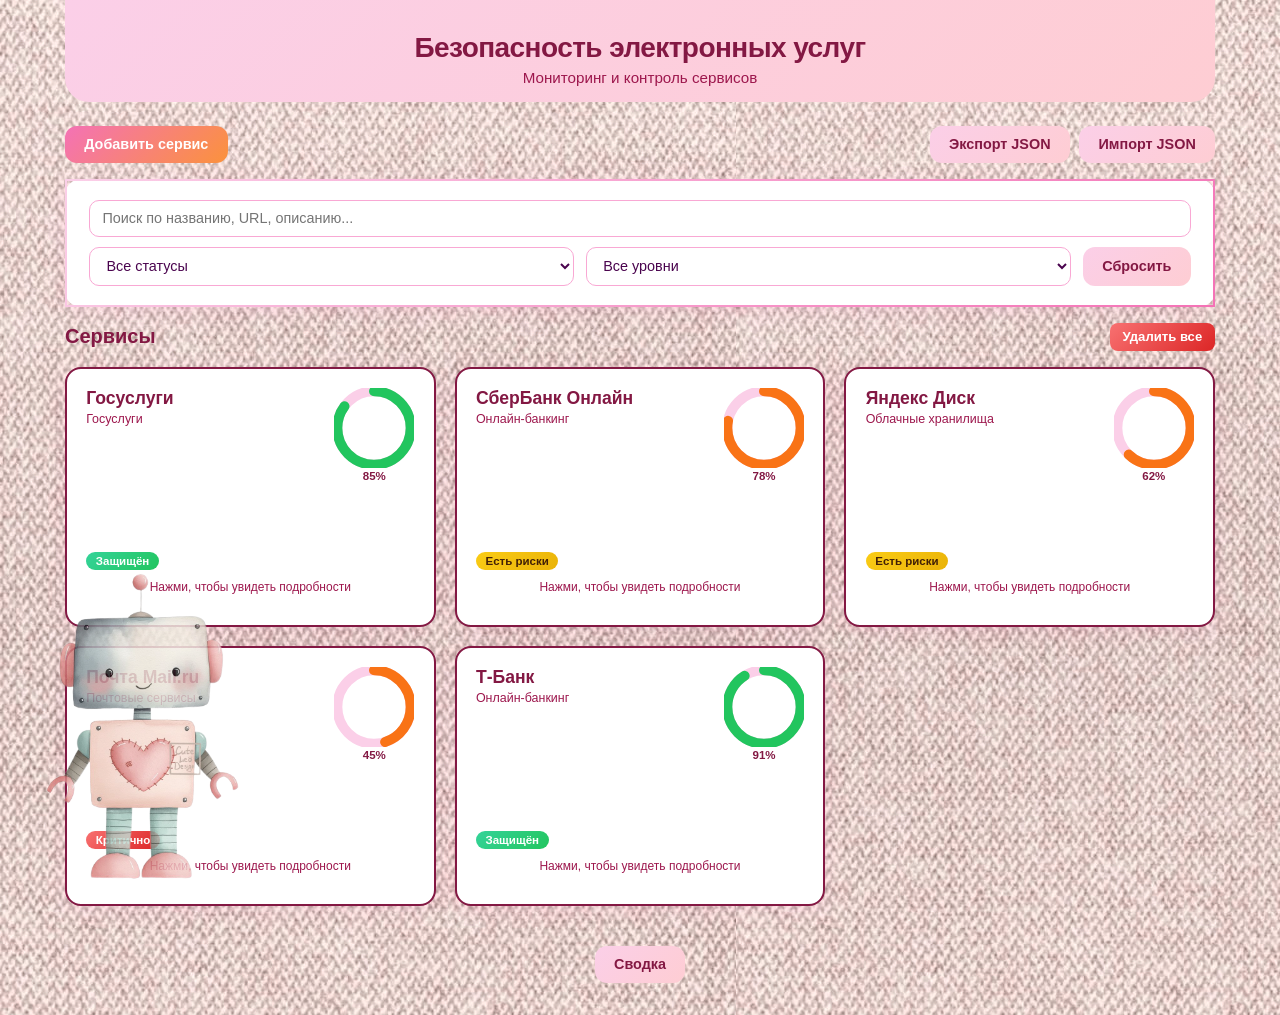
<file: PR2_TIMP/index.html>
<!doctype html>
<html lang="ru">
  <head>
    <meta charset="UTF-8" />
    <meta name="viewport" content="width=device-width, initial-scale=1.0" />
    <title>Безопасность электронных услуг</title>
    <link rel="stylesheet" href="style.css" />
  </head>
  <body>
    <header class="container header">
      <h1>Безопасность электронных услуг</h1>
      <p class="subtitle">Мониторинг и контроль сервисов</p>
    </header>

    <main class="container">
      <!-- Панель управления -->
      <div class="table-toolbar">
        <a class="btn" href="create.html">Добавить сервис</a>
        <div class="toolbar-right">
          <button id="exportBtn" class="btn btn-secondary" type="button">Экспорт JSON</button>
          <label class="file-input btn btn-secondary">
            Импорт JSON
            <input id="importInput" type="file" accept="application/json" />
          </label>
        </div>
      </div>

      <!-- Фильтры — две строки -->
      <section class="card filters-card">
        <div class="filters-row">
          <input id="searchInput" type="search" placeholder="Поиск по названию, URL, описанию..." />
        </div>
        <div class="filters-row">
          <select id="statusFilter">
            <option value="Все">Все статусы</option>
            <option value="Защищён">Защищён</option>
            <option value="Есть риски">Есть риски</option>
            <option value="Критично">Критично</option>
          </select>
          <select id="securityLevelFilter">
            <option value="Все">Все уровни</option>
            <option value="Высокий">Высокий (&gt;80%)</option>
            <option value="Средний">Средний (50-80%)</option>
            <option value="Низкий">Низкий (20-50%)</option>
            <option value="Критический">Критический (&lt;20%)</option>
          </select>
          <button id="resetFiltersBtn" class="btn btn-secondary" type="button">Сбросить</button>
        </div>
      </section>

      <!-- Заголовок + очистка -->
      <div class="section-head">
        <h2>Сервисы</h2>
        <button id="clearAllBtn" class="btn btn-danger btn-sm" type="button">Удалить все</button>
      </div>

      <!-- Flip-карточки -->
      <div class="cards-grid" id="serviceList"></div>
      <p id="emptyState" class="empty">Сервисов пока нет. Добавь первый!</p>

      <!-- Кнопка Сводка внизу -->
      <div class="bottom-nav">
        <a class="btn btn-secondary" href="summary.html">Сводка</a>
      </div>
    </main>

    <img class="robot-mascot" src="robot.png" alt="Робот-помощник" />

    <!-- Модальное окно подтверждения -->
    <div class="modal-overlay" id="confirmModal">
      <div class="modal-box">
        <h3 id="modalTitle">Подтверждение</h3>
        <p id="modalMessage">Вы уверены?</p>
        <div class="modal-actions">
          <button class="btn" id="modalConfirmBtn">Да</button>
          <button class="btn btn-secondary" id="modalCancelBtn">Отмена</button>
        </div>
      </div>
    </div>

    <script src="app.js"></script>
  </body>
</html>
</file>
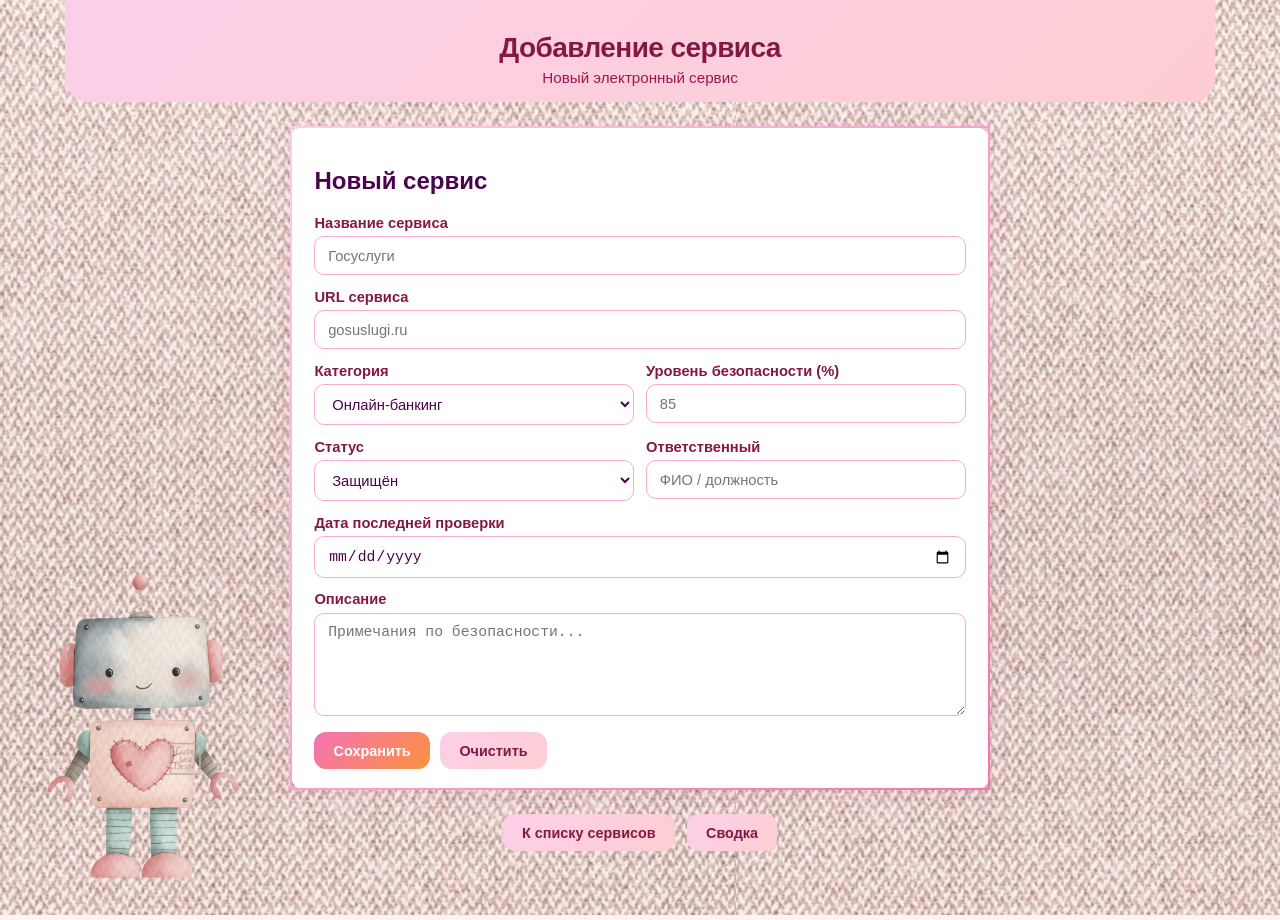
<file: PR2_TIMP/create.html>
<!doctype html>
<html lang="ru">
  <head>
    <meta charset="UTF-8" />
    <meta name="viewport" content="width=device-width, initial-scale=1.0" />
    <title>Добавление сервиса</title>
    <link rel="stylesheet" href="style.css" />
  </head>
  <body>
    <header class="container header">
      <h1 id="pageTitle">Добавление сервиса</h1>
      <p id="pageSubtitle" class="subtitle">Новый электронный сервис</p>
    </header>

    <main class="container narrow">
      <section class="card">
        <h2 id="formTitle">Новый сервис</h2>
        <form id="serviceForm" class="form">
          <input type="hidden" id="serviceId" />

          <label>
            Название сервиса
            <input id="title" name="title" maxlength="120" required placeholder="Госуслуги" />
          </label>

          <label>
            URL сервиса
            <input id="url" name="url" maxlength="200" required placeholder="gosuslugi.ru" />
          </label>

          <div class="row">
            <label>
              Категория
              <select id="category" name="category" required>
                <option value="Онлайн-банкинг">Онлайн-банкинг</option>
                <option value="Платёжные системы">Платёжные системы</option>
                <option value="Облачные хранилища">Облачные хранилища</option>
                <option value="Почтовые сервисы">Почтовые сервисы</option>
                <option value="Госуслуги">Госуслуги</option>
                <option value="Социальные сети">Социальные сети</option>
                <option value="Мессенджеры">Мессенджеры</option>
              </select>
            </label>

            <label>
              Уровень безопасности (%)
              <input id="securityLevel" name="securityLevel" type="number" min="0" max="100" required placeholder="85" />
            </label>
          </div>

          <div class="row">
            <label>
              Статус
              <select id="status" name="status" required>
                <option value="Защищён">Защищён</option>
                <option value="Есть риски">Есть риски</option>
                <option value="Критично">Критично</option>
              </select>
            </label>

            <label>
              Ответственный
              <input id="assignee" name="assignee" maxlength="80" placeholder="ФИО / должность" />
            </label>
          </div>

          <label>
            Дата последней проверки
            <input id="lastCheckDate" name="lastCheckDate" type="date" />
          </label>

          <label>
            Описание
            <textarea id="description" name="description" rows="5" maxlength="1000" placeholder="Примечания по безопасности..."></textarea>
          </label>

          <div class="actions">
            <button class="btn" type="submit" id="saveBtn">Сохранить</button>
            <button class="btn btn-secondary" type="button" id="resetBtn">Очистить</button>
          </div>
        </form>
      </section>

      <div class="bottom-nav">
        <a class="btn btn-secondary" href="index.html">К списку сервисов</a>
        <a class="btn btn-secondary" href="summary.html">Сводка</a>
      </div>
    </main>

    <img class="robot-mascot" src="robot.png" alt="Робот-помощник" />

    <script src="app.js"></script>
  </body>
</html>
</file>
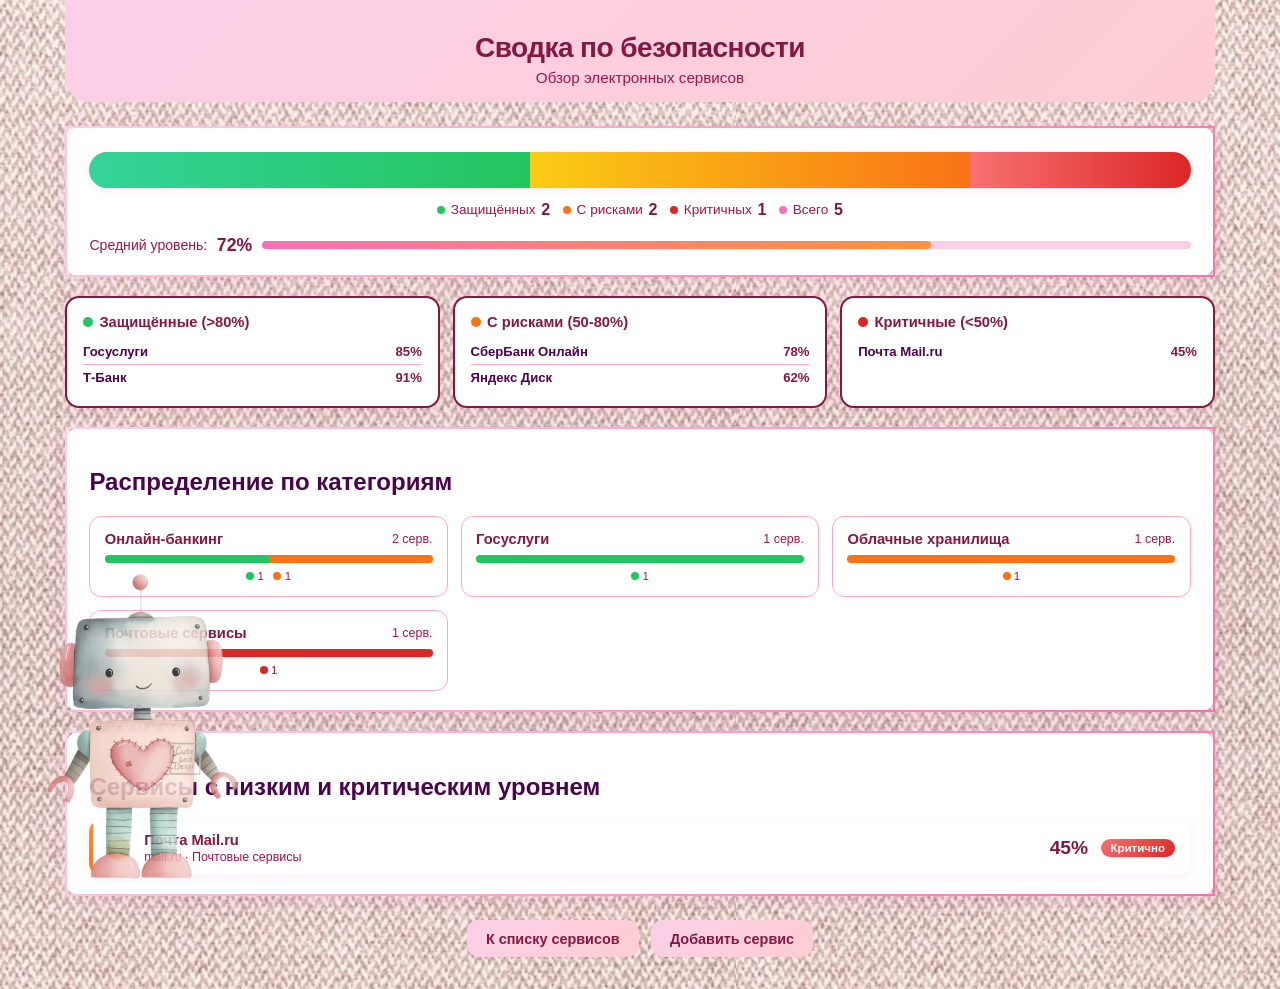
<file: PR2_TIMP/summary.html>
<!doctype html>
<html lang="ru">
  <head>
    <meta charset="UTF-8" />
    <meta name="viewport" content="width=device-width, initial-scale=1.0" />
    <title>Сводка по безопасности</title>
    <link rel="stylesheet" href="style.css" />
  </head>
  <body>
    <header class="container header">
      <h1>Сводка по безопасности</h1>
      <p class="subtitle">Обзор электронных сервисов</p>
    </header>

    <main class="container">
      <!-- Stacked bar -->
      <section class="card summary-hero">
        <h2 class="visually-hidden">Общая статистика</h2>
        <div class="stacked-bar-wrap">
          <div class="stacked-bar" id="stackedBar">
            <div class="stacked-segment seg-green" id="segGreen"></div>
            <div class="stacked-segment seg-yellow" id="segYellow"></div>
            <div class="stacked-segment seg-red" id="segRed"></div>
          </div>
          <div class="stacked-labels">
            <div class="stacked-legend">
              <span class="dot dot-green"></span>
              <span>Защищённых</span>
              <strong id="legProtected">0</strong>
            </div>
            <div class="stacked-legend">
              <span class="dot dot-yellow"></span>
              <span>С рисками</span>
              <strong id="legRisky">0</strong>
            </div>
            <div class="stacked-legend">
              <span class="dot dot-red"></span>
              <span>Критичных</span>
              <strong id="legCritical">0</strong>
            </div>
            <div class="stacked-legend">
              <span class="dot dot-rose"></span>
              <span>Всего</span>
              <strong id="legTotal">0</strong>
            </div>
          </div>
          <div class="avg-line">
            <span>Средний уровень:</span>
            <strong id="avgSecurity">0%</strong>
            <div class="progress-bar-bg">
              <div class="progress-bar-fill fill-rose" id="avgBar" style="width: 0%"></div>
            </div>
          </div>
        </div>
      </section>

      <!-- Детализация по сегментам -->
      <div class="segment-details" id="segmentDetails"></div>

      <!-- Категории -->
      <section class="card mt-16">
        <h2>Распределение по категориям</h2>
        <div id="categoryCards" class="category-cards"></div>
        <p id="categoryEmpty" class="empty">Нет данных для анализа.</p>
      </section>

      <!-- Рисковые сервисы — карточки-алерты -->
      <section class="card full mt-16">
        <h2>Сервисы с низким и критическим уровнем</h2>
        <div id="securityList" class="alert-list"></div>
        <p id="securityEmpty" class="empty">Сервисов с низким и критическим уровнем нет.</p>
      </section>
    </main>

    <img class="robot-mascot" src="robot.png" alt="Робот-помощник" />

    <div class="bottom-nav">
      <a class="btn btn-secondary" href="index.html">К списку сервисов</a>
      <a class="btn btn-secondary" href="create.html">Добавить сервис</a>
    </div>

    <script src="app.js"></script>
  </body>
</html>
</file>
<file: PR2_TIMP/style.css>
:root {
  --accent-start: #fbcfe8;
  --accent-end: #fecdd3;
  --btn-start: #f472b6;
  --btn-end: #fb923c;
  --heading: #831843;
  --text: #4a044e;
  --text-muted: #9d174d;
  --card-bg: #ffffff;
  --border-rose: #f9a8d4;
  --shadow-rose: rgba(244, 114, 182, 0.15);
  --bg: #fdf2f8;
  --badge-green-start: #34d399;
  --badge-green-end: #22c55e;
  --badge-yellow-start: #facc15;
  --badge-yellow-end: #f97316;
  --badge-orange-start: #fb923c;
  --badge-orange-end: #f97316;
  --badge-red-start: #f87171;
  --badge-red-end: #dc2626;
}

* {
  box-sizing: border-box;
}

body {
  margin: 0;
  font-family: "Inter", -apple-system, BlinkMacSystemFont, "Segoe UI", Roboto, Arial, sans-serif;
  background: var(--bg) url("bg-texture.png") repeat;
  color: var(--text);
  min-height: 100vh;
}

.container {
  width: min(1150px, 94%);
  margin: 0 auto;
}

/* ===== HEADER ===== */
.header {
  text-align: center;
  padding: 2rem 0 1rem;
  background: linear-gradient(135deg, var(--accent-start), var(--accent-end));
  border-radius: 0 0 24px 24px;
  margin-bottom: 1.5rem;
}

.header h1 {
  margin: 0 0 0.3rem;
  font-size: 1.75rem;
  color: var(--heading);
  font-weight: 700;
  letter-spacing: -0.02em;
}

.header .subtitle {
  margin: 0;
  color: var(--text-muted);
  font-size: 0.95rem;
}

.visually-hidden {
  position: absolute;
  width: 1px;
  height: 1px;
  overflow: hidden;
  clip: rect(0,0,0,0);
}

/* ===== TOOLBAR ===== */
.table-toolbar {
  display: flex;
  justify-content: space-between;
  align-items: center;
  flex-wrap: wrap;
  gap: 0.75rem;
  margin-bottom: 1rem;
}

.toolbar-right {
  display: flex;
  gap: 0.6rem;
  flex-wrap: wrap;
}

/* ===== FILTERS ===== */
.filters-card {
  margin-bottom: 1rem;
}

.filters-row {
  display: flex;
  gap: 0.75rem;
  flex-wrap: wrap;
  margin-bottom: 0.6rem;
}

.filters-row:last-child {
  margin-bottom: 0;
}

.filters-row input {
  flex: 1 1 300px;
}

.filters-row select {
  flex: 1 1 180px;
}

.filters-row input,
.filters-row select {
  padding: 0.6rem 0.75rem;
  border: 1.5px solid var(--border-rose);
  border-radius: 10px;
  background: #fff;
  color: var(--text);
  font-size: 0.9rem;
  transition: border-color 0.2s ease, box-shadow 0.2s ease;
}

.filters-row input:focus,
.filters-row select:focus {
  outline: none;
  border-color: var(--btn-start);
  box-shadow: 0 0 0 3px rgba(244, 114, 182, 0.15);
}

/* ===== SECTION HEAD ===== */
.section-head {
  display: flex;
  justify-content: space-between;
  align-items: center;
  margin-bottom: 1rem;
}

.section-head h2 {
  margin: 0;
  color: var(--heading);
  font-size: 1.25rem;
  font-weight: 700;
}

/* ===== BUTTONS ===== */
.btn {
  border: none;
  border-radius: 12px;
  padding: 0.65rem 1.2rem;
  font-family: inherit;
  font-size: 0.9rem;
  font-weight: 600;
  background: linear-gradient(135deg, var(--btn-start), var(--btn-end));
  color: #ffffff;
  cursor: pointer;
  text-decoration: none;
  display: inline-flex;
  align-items: center;
  justify-content: center;
  transition: transform 0.15s ease, box-shadow 0.15s ease;
  white-space: nowrap;
}

.btn:hover {
  transform: translateY(-1px);
  box-shadow: 0 4px 14px rgba(244, 114, 182, 0.35);
}

.btn-secondary {
  background: linear-gradient(135deg, var(--accent-start), var(--accent-end));
  color: var(--heading);
}

.btn-secondary:hover {
  box-shadow: 0 4px 14px rgba(251, 207, 232, 0.5);
}

.btn-danger {
  background: linear-gradient(135deg, #f87171, #dc2626);
}

.btn-danger:hover {
  box-shadow: 0 4px 14px rgba(248, 113, 113, 0.4);
}

.btn-sm {
  padding: 0.4rem 0.8rem;
  font-size: 0.82rem;
  border-radius: 8px;
}

.file-input {
  position: relative;
  overflow: hidden;
  font-family: inherit;
  font-size: 0.9rem;
  font-weight: 600;
}

.file-input input {
  position: absolute;
  inset: 0;
  opacity: 0;
  cursor: pointer;
}

/* ===== CARD ===== */
.card {
  background: var(--card-bg);
  border: 2px solid transparent;
  border-image: linear-gradient(135deg, var(--accent-start), var(--btn-start)) 1;
  border-radius: 16px;
  padding: 1.2rem 1.4rem;
  box-shadow: 0 4px 24px var(--shadow-rose);
}

/* ===== FLIP CARDS GRID ===== */
.cards-grid {
  display: grid;
  grid-template-columns: repeat(auto-fill, minmax(280px, 1fr));
  gap: 1.2rem;
  padding-bottom: 1rem;
}

/* ===== FLIP CARD ===== */
.flip-card {
  perspective: 1000px;
  height: 260px;
  cursor: pointer;
}

.flip-card-inner {
  position: relative;
  width: 100%;
  height: 100%;
  transition: transform 0.6s ease;
  transform-style: preserve-3d;
}

.flip-card.flipped .flip-card-inner {
  transform: rotateY(180deg);
}

.flip-card-front,
.flip-card-back {
  position: absolute;
  inset: 0;
  backface-visibility: hidden;
  -webkit-backface-visibility: hidden;
  border-radius: 16px;
  padding: 1.2rem;
  display: flex;
  flex-direction: column;
}

/* Front side */
.flip-card-front {
  background: var(--card-bg);
  border: 2px solid var(--heading);
  box-shadow: 0 4px 20px var(--shadow-rose);
  transition: box-shadow 0.25s ease, transform 0.2s ease;
}

.flip-card:hover .flip-card-front {
  box-shadow: 0 8px 32px var(--shadow-rose);
  transform: translateY(-3px);
}

/* Back side */
.flip-card-back {
  background: linear-gradient(135deg, var(--heading), #6b1040);
  color: #ffffff;
  transform: rotateY(180deg);
  box-shadow: 0 4px 20px rgba(131, 24, 67, 0.3);
  justify-content: space-between;
}

/* Front content */
.card-front-top {
  display: flex;
  justify-content: space-between;
  align-items: flex-start;
  margin-bottom: 0.8rem;
}

.card-front-name {
  font-size: 1.1rem;
  font-weight: 700;
  color: var(--heading);
  margin: 0;
  word-break: break-word;
}

.card-front-category {
  font-size: 0.78rem;
  color: var(--text-muted);
  margin-top: 0.2rem;
}

/* Circular progress on front */
.card-progress {
  display: flex;
  flex-direction: column;
  align-items: center;
  flex-shrink: 0;
  margin-left: 0.8rem;
}

.card-progress svg {
  width: 80px;
  height: 80px;
  transform: rotate(-90deg);
}

.card-progress circle {
  fill: none;
  stroke-width: 6;
  stroke-linecap: round;
}

.card-progress .progress-bg {
  stroke: var(--accent-start);
}

.card-progress .progress-fill {
  transition: stroke-dashoffset 0.5s ease;
}

.card-progress .progress-fill.high {
  stroke: var(--badge-green-end);
}

.card-progress .progress-fill.medium {
  stroke: var(--badge-yellow-end);
}

.card-progress .progress-fill.low {
  stroke: var(--badge-orange-end);
}

.card-progress .progress-fill.critical {
  stroke: var(--badge-red-end);
}

.card-progress .progress-text {
  font-size: 0.72rem;
  font-weight: 700;
  color: var(--heading);
  text-align: center;
  margin-top: 0.15rem;
}

.card-front-middle {
  margin-top: auto;
  display: flex;
  align-items: center;
  gap: 0.5rem;
}

.card-front-hint {
  font-size: 0.75rem;
  color: var(--text-muted);
  margin-top: 0.6rem;
  text-align: center;
}

/* Back content */
.card-back h3 {
  margin: 0 0 0.6rem;
  font-size: 1rem;
  color: #fce7f3;
}

.card-back-row {
  display: flex;
  justify-content: space-between;
  align-items: center;
  padding: 0.35rem 0;
  border-bottom: 1px solid rgba(255, 255, 255, 0.15);
  font-size: 0.82rem;
}

.card-back-row:last-child {
  border-bottom: none;
}

.card-back-label {
  color: #f9a8d4;
  font-weight: 600;
}

.card-back-value {
  color: #ffffff;
  text-align: right;
  word-break: break-word;
  max-width: 60%;
}

.card-back-actions {
  display: flex;
  gap: 0.5rem;
  margin-top: 0.6rem;
}

.card-back-actions .action-btn {
  flex: 1;
}

/* ===== STATUS BADGE ===== */
.status-badge {
  display: inline-block;
  border-radius: 999px;
  font-size: 0.72rem;
  padding: 0.2rem 0.6rem;
  color: #ffffff;
  font-weight: 700;
}

.status-badge[data-value="Защищён"] {
  background: linear-gradient(135deg, #34d399, #22c55e);
}

.status-badge[data-value="Есть риски"] {
  background: linear-gradient(135deg, #facc15, #eab308);
  color: #422006;
}

.status-badge[data-value="Критично"] {
  background: linear-gradient(135deg, #f87171, #dc2626);
}

/* ===== ACTION BUTTONS ===== */
.action-btn {
  border: none;
  border-radius: 8px;
  padding: 0.4rem 0.7rem;
  font-family: inherit;
  font-size: 0.8rem;
  font-weight: 600;
  cursor: pointer;
  transition: transform 0.15s ease;
}

.action-btn:hover {
  transform: translateY(-1px);
}

.action-btn.edit {
  background: linear-gradient(135deg, var(--accent-start), var(--accent-end));
  color: var(--heading);
  border: none;
}

.action-btn.edit:hover {
  box-shadow: 0 2px 8px rgba(251, 207, 232, 0.5);
}

.action-btn.delete {
  background: linear-gradient(135deg, #f87171, #dc2626);
  color: #ffffff;
  border: none;
}

.action-btn.delete:hover {
  box-shadow: 0 2px 8px rgba(248, 113, 113, 0.5);
}

/* ===== MODAL ===== */
.modal-overlay {
  position: fixed;
  inset: 0;
  background: rgba(74, 4, 78, 0.4);
  backdrop-filter: blur(4px);
  -webkit-backdrop-filter: blur(4px);
  display: flex;
  align-items: center;
  justify-content: center;
  z-index: 200;
  opacity: 0;
  pointer-events: none;
  transition: opacity 0.25s ease;
}

.modal-overlay.visible {
  opacity: 1;
  pointer-events: auto;
}

.modal-box {
  background: var(--card-bg);
  border: 2px solid var(--heading);
  border-radius: 20px;
  padding: 1.5rem 1.8rem;
  max-width: 380px;
  width: 90%;
  text-align: center;
  box-shadow: 0 8px 32px rgba(131, 24, 67, 0.25);
  transform: translateY(20px);
  transition: transform 0.25s ease;
}

.modal-overlay.visible .modal-box {
  transform: translateY(0);
}

.modal-box h3 {
  margin: 0 0 0.5rem;
  color: var(--heading);
  font-size: 1.1rem;
}

.modal-box p {
  margin: 0 0 1.2rem;
  color: var(--text-muted);
  font-size: 0.92rem;
  line-height: 1.5;
}

.modal-actions {
  display: flex;
  gap: 0.7rem;
  justify-content: center;
}

.modal-actions .btn {
  min-width: 100px;
}

/* ===== EMPTY STATE ===== */
.empty {
  color: var(--text-muted);
  text-align: center;
  padding: 2rem 0;
  font-size: 0.95rem;
}

/* ===== FORM ===== */
.form label {
  display: block;
  font-weight: 600;
  margin-bottom: 0.85rem;
  color: var(--heading);
  font-size: 0.92rem;
}

.form input,
.form textarea,
.form select {
  width: 100%;
  margin-top: 0.35rem;
  padding: 0.65rem 0.8rem;
  border: 1.5px solid var(--border-rose);
  border-radius: 10px;
  background: #fff;
  color: var(--text);
  font-size: 0.92rem;
  transition: border-color 0.2s ease, box-shadow 0.2s ease;
}

.form input:focus,
.form textarea:focus,
.form select:focus {
  outline: none;
  border-color: var(--btn-start);
  box-shadow: 0 0 0 3px rgba(244, 114, 182, 0.15);
}

.form textarea {
  resize: vertical;
}

.form .row {
  display: grid;
  grid-template-columns: 1fr;
  gap: 0.75rem;
}

.form .actions {
  display: flex;
  flex-wrap: wrap;
  gap: 0.65rem;
  margin-top: 0.5rem;
}

.narrow {
  width: min(700px, 94%);
  padding-bottom: 2rem;
}

/* ===== BOTTOM NAV ===== */
.bottom-nav {
  display: flex;
  justify-content: center;
  gap: 0.75rem;
  padding: 1.5rem 0 2rem;
  flex-wrap: wrap;
}

/* ===== SUMMARY — STACKED BAR ===== */
.summary-hero {
  padding: 1.5rem 1.4rem 1.2rem;
}

.summary-hero h2 {
  display: none;
}

.stacked-bar-wrap {
  width: 100%;
}

.stacked-bar {
  display: flex;
  height: 36px;
  border-radius: 18px;
  overflow: hidden;
  box-shadow: 0 2px 8px var(--shadow-rose);
}

.stacked-segment {
  height: 100%;
  transition: width 0.8s ease;
  display: flex;
  align-items: center;
  justify-content: center;
  font-size: 0.8rem;
  font-weight: 700;
  color: #fff;
  min-width: 0;
  overflow: hidden;
  white-space: nowrap;
}

.seg-green {
  background: linear-gradient(90deg, var(--badge-green-start), var(--badge-green-end));
}

.seg-yellow {
  background: linear-gradient(90deg, var(--badge-yellow-start), var(--badge-yellow-end));
  color: #422006;
}

.seg-red {
  background: linear-gradient(90deg, var(--badge-red-start), var(--badge-red-end));
}

.stacked-labels {
  display: flex;
  flex-wrap: wrap;
  gap: 0.8rem;
  margin-top: 0.8rem;
  justify-content: center;
}

.stacked-legend {
  display: flex;
  align-items: center;
  gap: 0.35rem;
  font-size: 0.85rem;
  color: var(--text-muted);
}

.stacked-legend strong {
  color: var(--heading);
  font-size: 1rem;
}

.dot {
  width: 8px;
  height: 8px;
  border-radius: 50%;
  flex-shrink: 0;
}

.dot-green { background: var(--badge-green-end); }
.dot-yellow { background: var(--badge-yellow-end); }
.dot-red { background: var(--badge-red-end); }
.dot-rose { background: var(--btn-start); }

.avg-line {
  display: flex;
  align-items: center;
  gap: 0.6rem;
  margin-top: 1rem;
  font-size: 0.88rem;
  color: var(--text-muted);
  flex-wrap: wrap;
}

.avg-line strong {
  color: var(--heading);
  font-size: 1.1rem;
}

.avg-line .progress-bar-bg {
  flex: 1;
  min-width: 100px;
  height: 8px;
  border-radius: 4px;
  background: var(--accent-start);
  overflow: hidden;
}

.progress-bar-fill {
  height: 100%;
  border-radius: 5px;
  transition: width 0.5s ease;
}

.fill-rose { background: linear-gradient(90deg, var(--btn-start), var(--btn-end)); }

/* ===== SEGMENT DETAILS ===== */
.segment-details {
  display: grid;
  grid-template-columns: 1fr 1fr 1fr;
  gap: 0.8rem;
  margin-top: 1.2rem;
}

.segment-detail-card {
  background: var(--card-bg);
  border: 2px solid var(--heading);
  border-radius: 14px;
  padding: 1rem;
  box-shadow: 0 2px 12px var(--shadow-rose);
}

.segment-detail-card h3 {
  margin: 0 0 0.6rem;
  font-size: 0.92rem;
  color: var(--heading);
  display: flex;
  align-items: center;
  gap: 0.4rem;
}

.segment-detail-card h3 .dot {
  width: 10px;
  height: 10px;
}

.segment-detail-list {
  list-style: none;
  padding: 0;
  margin: 0;
}

.segment-detail-list li {
  display: flex;
  justify-content: space-between;
  align-items: center;
  padding: 0.3rem 0;
  border-bottom: 1px solid var(--border-rose);
  font-size: 0.82rem;
  color: var(--text);
}

.segment-detail-list li:last-child {
  border-bottom: none;
}

.segment-detail-list .svc-name {
  font-weight: 600;
}

.segment-detail-list .svc-pct {
  font-weight: 700;
  color: var(--heading);
}

.segment-empty {
  font-size: 0.82rem;
  color: var(--text-muted);
  font-style: italic;
}

/* ===== CATEGORY TAGS ===== */
.category-tags {
  display: flex;
  flex-wrap: wrap;
  gap: 0.6rem;
  justify-content: center;
  padding: 0.5rem 0;
}

.cat-tag {
  display: inline-flex;
  align-items: center;
  gap: 0.3rem;
  border-radius: 999px;
  padding: 0.45rem 0.9rem;
  font-size: 0.82rem;
  font-weight: 600;
  color: var(--heading);
  background: linear-gradient(135deg, var(--accent-start), var(--card-bg));
  border: 1.5px solid var(--border-rose);
  transition: transform 0.2s ease, box-shadow 0.2s ease;
}

.cat-tag:hover {
  transform: translateY(-2px);
  box-shadow: 0 4px 12px var(--shadow-rose);
}

.cat-tag.size-1 {
  font-size: 0.8rem;
  padding: 0.35rem 0.7rem;
}

.cat-tag.size-2 {
  font-size: 0.9rem;
  padding: 0.5rem 1rem;
}

.cat-tag.size-3 {
  font-size: 1rem;
  padding: 0.6rem 1.2rem;
  font-weight: 700;
}

.cat-tag .tag-count {
  display: inline-flex;
  align-items: center;
  justify-content: center;
  min-width: 22px;
  height: 22px;
  border-radius: 50%;
  background: linear-gradient(135deg, var(--btn-start), var(--btn-end));
  color: #fff;
  font-size: 0.72rem;
  font-weight: 700;
}

/* ===== CATEGORY BARS ===== */
.category-bars {
  display: flex;
  flex-direction: column;
  gap: 0.7rem;
}

.cat-bar-row {
  display: flex;
  align-items: center;
  gap: 0.7rem;
}

.cat-bar-label {
  min-width: 140px;
  font-size: 0.85rem;
  font-weight: 600;
  color: var(--heading);
  text-align: right;
}

.cat-bar-track {
  flex: 1;
  height: 12px;
  border-radius: 6px;
  background: var(--accent-start);
  overflow: hidden;
}

.cat-bar-fill {
  height: 100%;
  border-radius: 6px;
  background: linear-gradient(90deg, var(--btn-start), var(--btn-end));
  transition: width 0.6s ease;
}

.cat-bar-count {
  min-width: 24px;
  text-align: left;
  font-size: 0.85rem;
  font-weight: 700;
  color: var(--text);
}

/* ===== CATEGORY CARDS (Mini Stacked Bars) ===== */
.category-cards {
  display: grid;
  grid-template-columns: repeat(auto-fill, minmax(280px, 1fr));
  gap: 0.8rem;
}

.cat-card {
  background: var(--card-bg);
  border: 1.5px solid var(--border-rose);
  border-radius: 12px;
  padding: 0.9rem;
  transition: transform 0.2s ease, box-shadow 0.2s ease;
}

.cat-card:hover {
  transform: translateY(-2px);
  box-shadow: 0 6px 16px var(--shadow-rose);
  border-color: var(--btn-start);
}

.cat-card-header {
  display: flex;
  justify-content: space-between;
  align-items: center;
  margin-bottom: 0.5rem;
}

.cat-card-title {
  font-size: 0.92rem;
  font-weight: 700;
  color: var(--heading);
}

.cat-card-count {
  font-size: 0.78rem;
  color: var(--text-muted);
}

.cat-card-bar {
  display: flex;
  height: 8px;
  border-radius: 4px;
  overflow: hidden;
  background: var(--accent-start);
}

.cat-card-bar .bar-seg {
  height: 100%;
  transition: width 0.5s ease;
}

.cat-card-bar .bar-seg.seg-green { background: var(--badge-green-end); }
.cat-card-bar .bar-seg.seg-yellow { background: var(--badge-yellow-end); }
.cat-card-bar .bar-seg.seg-red { background: var(--badge-red-end); }

.cat-card-legend {
  display: flex;
  gap: 0.6rem;
  margin-top: 0.4rem;
  font-size: 0.72rem;
  color: var(--text-muted);
  justify-content: center;
}

.cat-card-legend span {
  display: flex;
  align-items: center;
  gap: 0.2rem;
}

/* ===== ALERT CARDS ===== */
.alert-list {
  display: flex;
  flex-direction: column;
  gap: 0.6rem;
}

.alert-card {
  display: flex;
  align-items: center;
  gap: 0.8rem;
  border-radius: 12px;
  padding: 0.7rem 1rem;
  background: #fff;
  box-shadow: 0 2px 8px var(--shadow-rose);
  position: relative;
  overflow: hidden;
}

.alert-card::before {
  content: "";
  position: absolute;
  left: 0;
  top: 0;
  bottom: 0;
  width: 4px;
  border-radius: 4px 0 0 4px;
}

.alert-card.level-critical::before {
  background: linear-gradient(180deg, #f87171, #dc2626);
}

.alert-card.level-low::before {
  background: linear-gradient(180deg, #fb923c, #f97316);
}

.alert-card .alert-icon {
  font-size: 1.3rem;
  flex-shrink: 0;
}

.alert-card .alert-info {
  flex: 1;
  min-width: 0;
}

.alert-card .alert-name {
  font-size: 0.92rem;
  font-weight: 700;
  color: var(--heading);
  margin: 0;
}

.alert-card .alert-meta {
  font-size: 0.78rem;
  color: var(--text-muted);
  margin: 0.15rem 0 0;
}

.alert-card .alert-pct {
  font-size: 1.2rem;
  font-weight: 700;
  flex-shrink: 0;
  color: var(--heading);
}

.alert-card .alert-badge {
  flex-shrink: 0;
}

/* ===== KV LIST ===== */
.kv-list {
  display: grid;
  gap: 0.55rem;
}

.kv-row {
  display: flex;
  align-items: center;
  justify-content: space-between;
  border: 1.5px solid transparent;
  border-image: linear-gradient(135deg, var(--accent-start), var(--btn-start)) 1;
  border-radius: 10px;
  padding: 0.55rem 0.75rem;
  background: #fff;
}

/* ===== SUMMARY SERVICE LIST ===== */
.summary-service-item {
  border: 1.5px solid transparent;
  border-image: linear-gradient(135deg, var(--accent-start), var(--btn-start)) 1;
  border-radius: 16px;
  padding: 0.8rem 1rem;
  background: #fff;
  box-shadow: 0 2px 12px var(--shadow-rose);
  transition: transform 0.2s ease;
}

.summary-service-item:hover {
  transform: translateY(-2px);
}

.summary-service-item h3 {
  margin: 0;
  font-size: 1rem;
  color: var(--heading);
}

.summary-service-item .meta {
  margin: 0.3rem 0 0;
  font-size: 0.82rem;
  color: var(--text-muted);
}

.summary-service-item .badges {
  display: flex;
  gap: 0.4rem;
  margin-top: 0.4rem;
}

/* ===== GRID ===== */
.grid {
  display: grid;
  grid-template-columns: 1fr;
  gap: 1rem;
  padding-bottom: 2rem;
}

.full {
  grid-column: 1 / -1;
}

/* ===== UTILITIES ===== */
.mt-16 {
  margin-top: 1.2rem;
}

/* ===== ROBOT MASCOT ===== */
.robot-mascot {
  position: fixed;
  bottom: 0;
  left: -30px;
  width: 350px;
  height: auto;
  z-index: 50;
  pointer-events: none;
  opacity: 0.85;
  transition: opacity 0.3s ease, transform 0.3s ease;
}

.robot-mascot:hover {
  opacity: 1;
  transform: translateY(-4px);
}

/* ===== RESPONSIVE ===== */
@media (min-width: 768px) {
  .form .row {
    grid-template-columns: 1fr 1fr;
  }

  .grid {
    grid-template-columns: 1fr 1fr;
  }

  .cards-grid {
    grid-template-columns: repeat(auto-fill, minmax(300px, 1fr));
  }
}

@media (max-width: 480px) {
  .header h1 {
    font-size: 1.3rem;
  }

  .table-toolbar {
    flex-direction: column;
    align-items: stretch;
  }

  .toolbar-right {
    justify-content: stretch;
  }

  .toolbar-right .btn {
    flex: 1;
  }

  .cards-grid {
    grid-template-columns: 1fr;
  }

  .robot-mascot {
    width: 80px;
  }

  .segment-details {
    grid-template-columns: 1fr;
  }

  .stacked-bar {
    height: 28px;
  }

  .stacked-labels {
    flex-direction: column;
    align-items: flex-start;
  }
}
</file>
